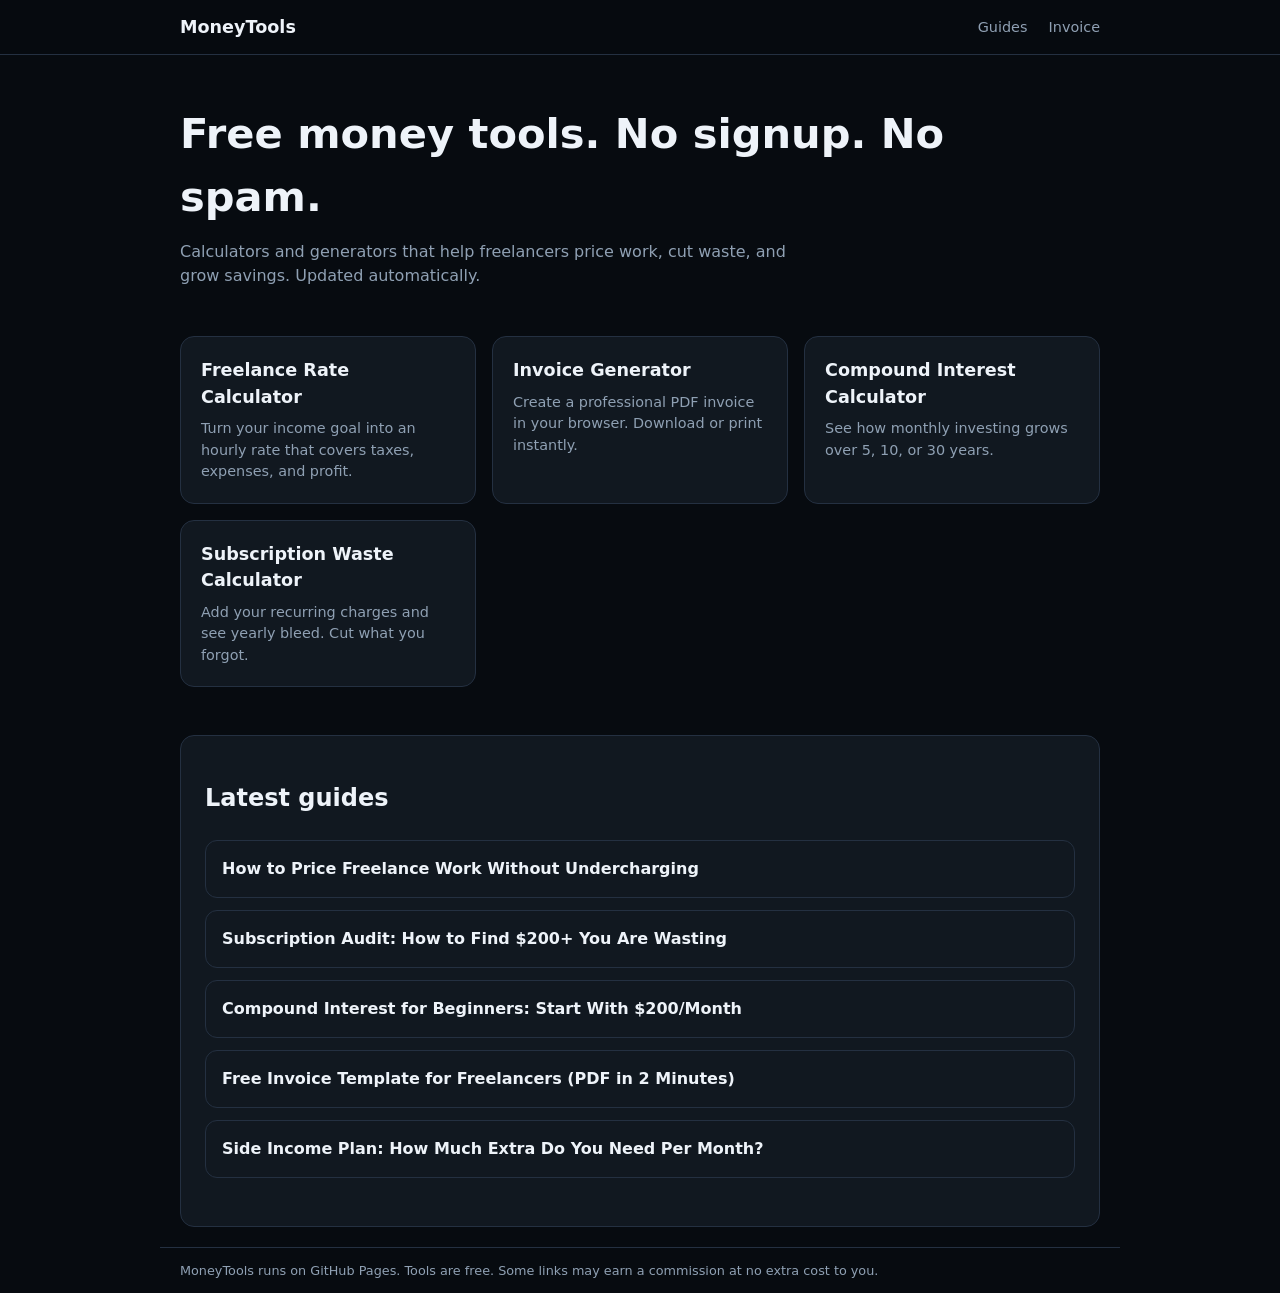
<file: site/index.html>
<!DOCTYPE html>
<html lang="en">
<head>
  <meta charset="UTF-8" />
  <meta name="viewport" content="width=device-width, initial-scale=1.0" />
  <title>MoneyTools — Free Calculators That Help You Earn and Save</title>
  <meta name="description" content="Free freelance rate calculator, invoice generator, compound interest calculator, and subscription audit. No signup required." />
  <link rel="stylesheet" href="css/main.css" />
  <script src="js/config.js"></script>
  <script src="js/affiliate.js"></script>
</head>
<body>
  <header>
    <div class="container">
      <a class="logo" href="index.html">MoneyTools</a>
      <nav>
        <a href="blog/index.html">Guides</a>
        <a href="tools/invoice.html">Invoice</a>
      </nav>
    </div>
  </header>

  <main class="container">
    <section class="hero">
      <h1>Free money tools. No signup. No spam.</h1>
      <p>Calculators and generators that help freelancers price work, cut waste, and grow savings. Updated automatically.</p>
    </section>

    <section class="grid">
      <a class="card" href="tools/freelance-rate.html">
        <h2>Freelance Rate Calculator</h2>
        <p>Turn your income goal into an hourly rate that covers taxes, expenses, and profit.</p>
      </a>
      <a class="card" href="tools/invoice.html">
        <h2>Invoice Generator</h2>
        <p>Create a professional PDF invoice in your browser. Download or print instantly.</p>
      </a>
      <a class="card" href="tools/compound-interest.html">
        <h2>Compound Interest Calculator</h2>
        <p>See how monthly investing grows over 5, 10, or 30 years.</p>
      </a>
      <a class="card" href="tools/subscription-audit.html">
        <h2>Subscription Waste Calculator</h2>
        <p>Add your recurring charges and see yearly bleed. Cut what you forgot.</p>
      </a>
    </section>

    <section class="panel">
      <h2>Latest guides</h2>
      <ul class="blog-list" id="latest-posts">
        <li><a href="blog/how-to-price-freelance-work.html">How to price freelance work without undercharging</a></li>
      </ul>
    </section>
  </main>

  <footer class="container">
    <p>MoneyTools runs on GitHub Pages. Tools are free. Some links may earn a commission at no extra cost to you.</p>
  </footer>
  <script>
    fetch("blog/manifest.json")
      .then(r => r.ok ? r.json() : null)
      .then(data => {
        if (!data?.posts?.length) return;
        const ul = document.getElementById("latest-posts");
        ul.innerHTML = data.posts.slice(0, 5).map(p =>
          `<li><a href="blog/${p.slug}.html">${p.title}</a></li>`
        ).join("");
      })
      .catch(() => {});
  </script>
</body>
</html>
</file>
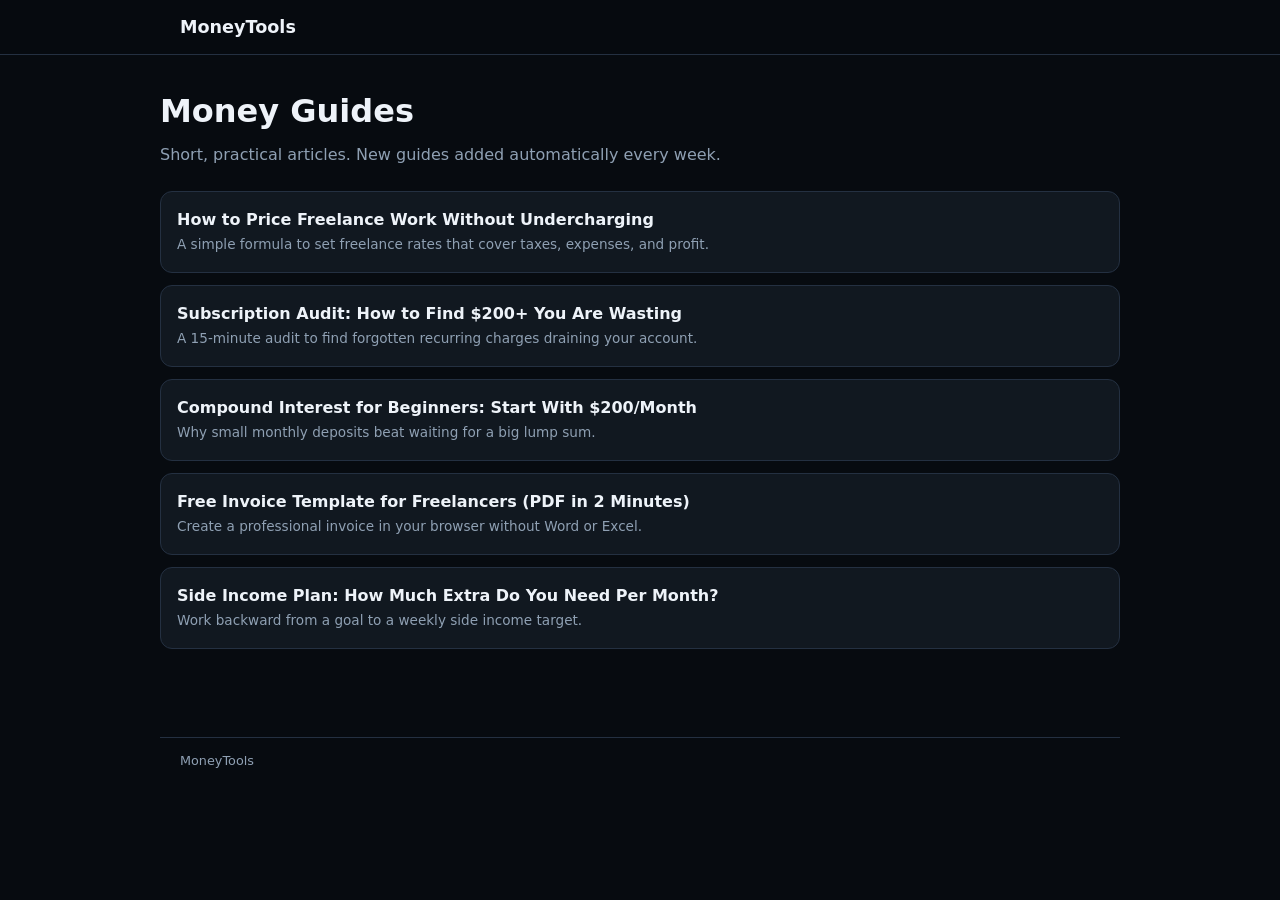
<file: site/blog/index.html>
<!DOCTYPE html>
<html lang="en">
<head>
  <meta charset="UTF-8" />
  <meta name="viewport" content="width=device-width, initial-scale=1.0" />
  <title>Money Guides — MoneyTools</title>
  <meta name="description" content="Free guides on freelance pricing, subscriptions, investing, and invoicing." />
  <link rel="stylesheet" href="../css/main.css" />
</head>
<body>
  <header>
    <div class="container">
      <a class="logo" href="../index.html">MoneyTools</a>
    </div>
  </header>
  <main class="container tool-wrap">
    <h1>Money Guides</h1>
    <p class="lede">Short, practical articles. New guides added automatically every week.</p>
    <ul class="blog-list"><li><a href="how-to-price-freelance-work.html">How to Price Freelance Work Without Undercharging</a><br><span style="color:var(--muted);font-size:0.85rem">A simple formula to set freelance rates that cover taxes, expenses, and profit.</span></li>
<li><a href="subscription-audit-save-money.html">Subscription Audit: How to Find $200+ You Are Wasting</a><br><span style="color:var(--muted);font-size:0.85rem">A 15-minute audit to find forgotten recurring charges draining your account.</span></li>
<li><a href="compound-interest-beginners.html">Compound Interest for Beginners: Start With $200/Month</a><br><span style="color:var(--muted);font-size:0.85rem">Why small monthly deposits beat waiting for a big lump sum.</span></li>
<li><a href="free-invoice-template-freelancers.html">Free Invoice Template for Freelancers (PDF in 2 Minutes)</a><br><span style="color:var(--muted);font-size:0.85rem">Create a professional invoice in your browser without Word or Excel.</span></li>
<li><a href="side-income-calculator-plan.html">Side Income Plan: How Much Extra Do You Need Per Month?</a><br><span style="color:var(--muted);font-size:0.85rem">Work backward from a goal to a weekly side income target.</span></li></ul>
  </main>
  <footer class="container"><p>MoneyTools</p></footer>
</body>
</html>
</file>
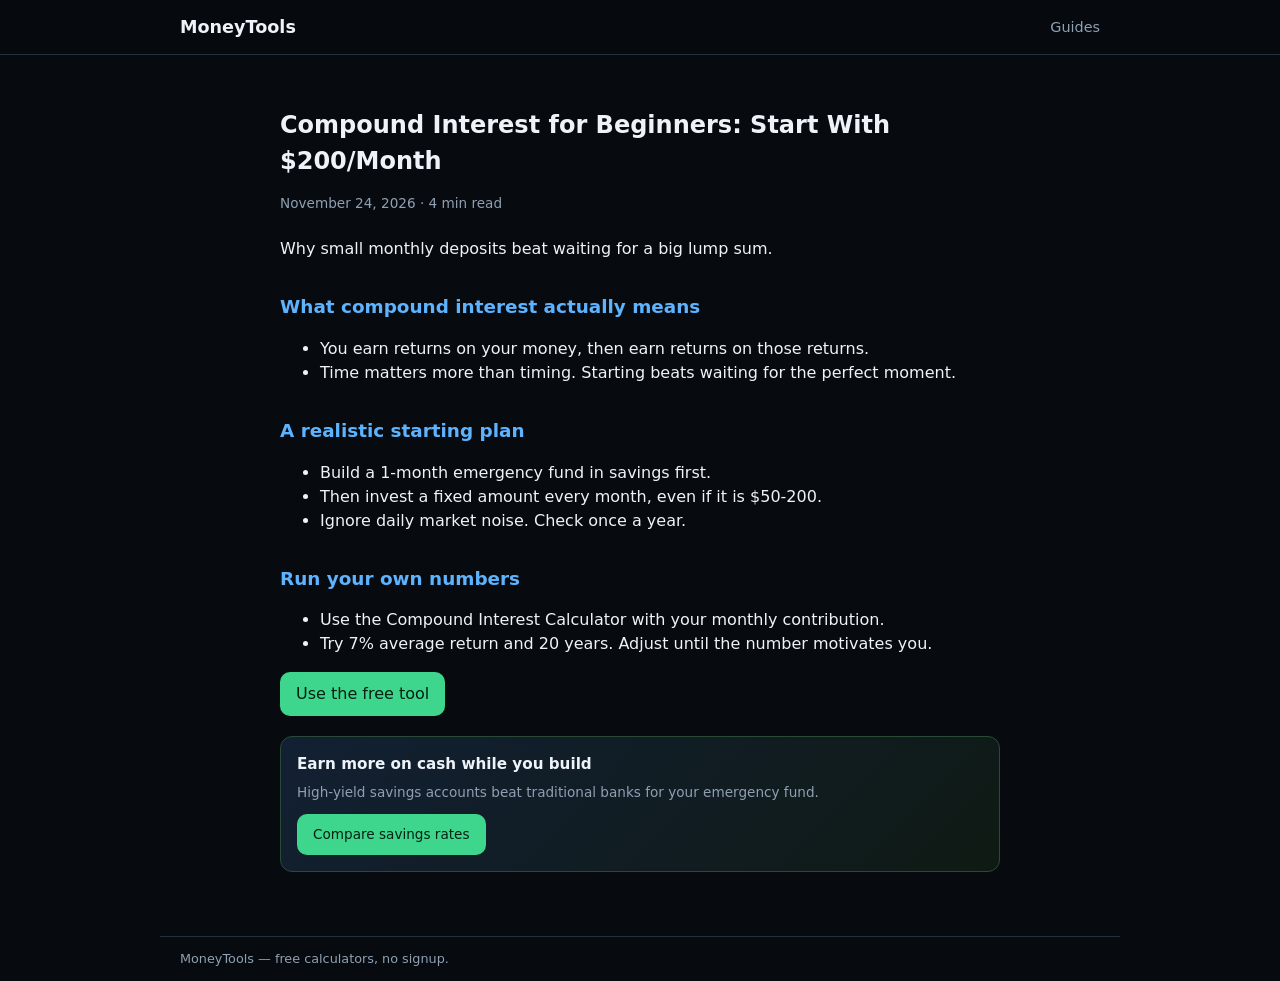
<file: site/blog/compound-interest-beginners.html>
<!DOCTYPE html>
<html lang="en">
<head>
  <meta charset="UTF-8" />
  <meta name="viewport" content="width=device-width, initial-scale=1.0" />
  <title>Compound Interest for Beginners: Start With $200/Month — MoneyTools</title>
  <meta name="description" content="Why small monthly deposits beat waiting for a big lump sum." />
  <link rel="stylesheet" href="../css/main.css" />
  <script src="../js/config.js"></script>
  <script src="../js/affiliate.js"></script>
</head>
<body>
  <header>
    <div class="container">
      <a class="logo" href="../index.html">MoneyTools</a>
      <nav><a href="index.html">Guides</a></nav>
    </div>
  </header>
  <article class="container article">
    <h1>Compound Interest for Beginners: Start With $200/Month</h1>
    <p class="meta">November 24, 2026 &middot; 4 min read</p>
    <p>Why small monthly deposits beat waiting for a big lump sum.</p>
    <h2>What compound interest actually means</h2><ul><li>You earn returns on your money, then earn returns on those returns.</li><li>Time matters more than timing. Starting beats waiting for the perfect moment.</li></ul>
<h2>A realistic starting plan</h2><ul><li>Build a 1-month emergency fund in savings first.</li><li>Then invest a fixed amount every month, even if it is $50-200.</li><li>Ignore daily market noise. Check once a year.</li></ul>
<h2>Run your own numbers</h2><ul><li>Use the Compound Interest Calculator with your monthly contribution.</li><li>Try 7% average return and 20 years. Adjust until the number motivates you.</li></ul>

    <p><a class="btn" href="../tools/compound-interest.html">Use the free tool</a></p>
    <div class="affiliate-box" id="aff-box"></div>
  </article>
  <footer class="container"><p>MoneyTools — free calculators, no signup.</p></footer>
  <script>
    renderAffiliateBox("aff-box", "savings",
      "Earn more on cash while you build", "High-yield savings accounts beat traditional banks for your emergency fund.", "Compare savings rates");
  </script>
</body>
</html>
</file>
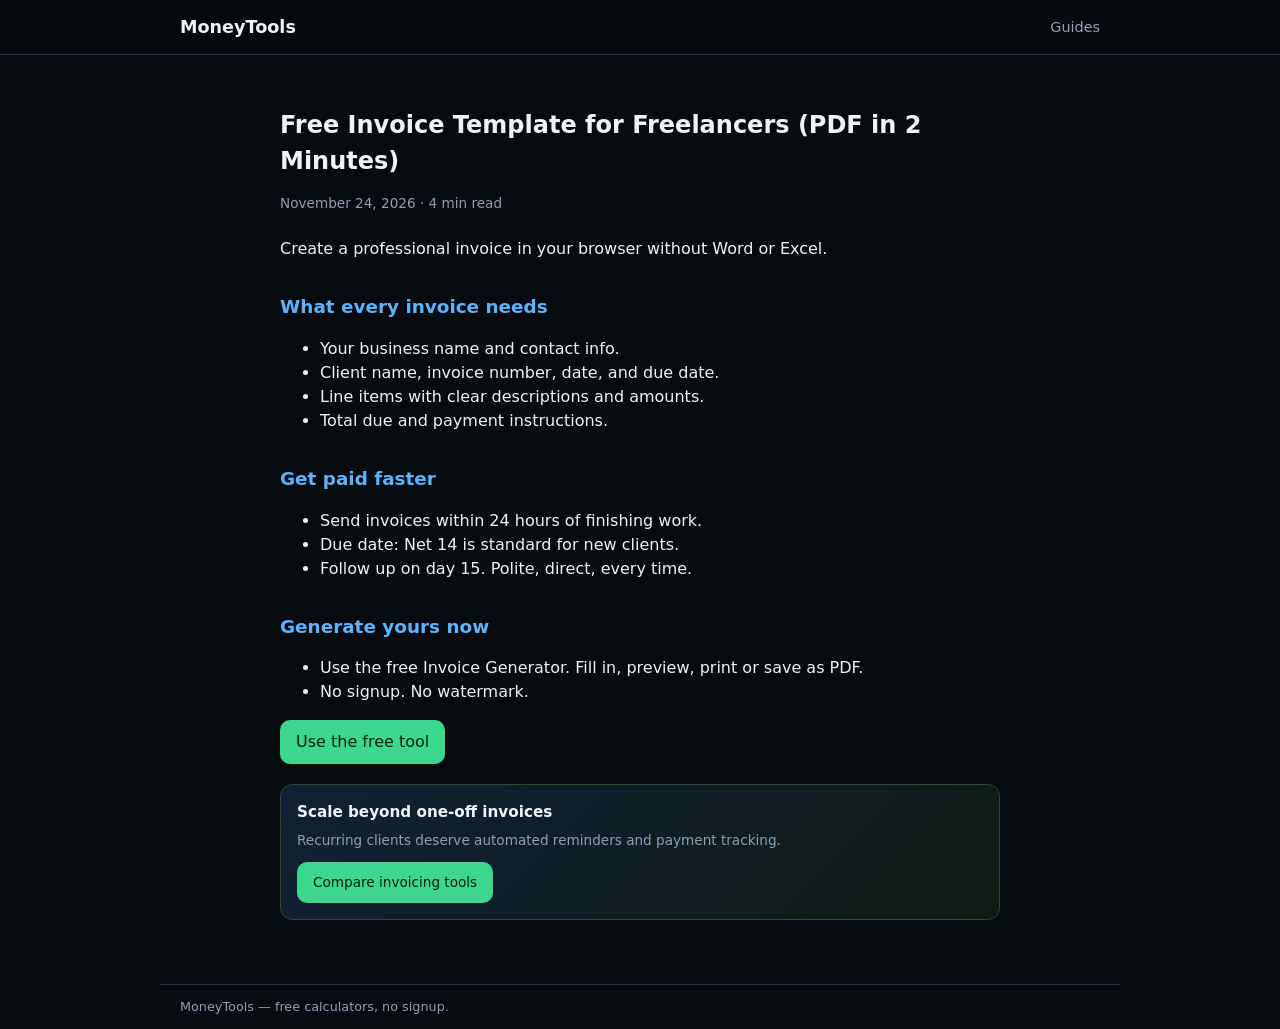
<file: site/blog/free-invoice-template-freelancers.html>
<!DOCTYPE html>
<html lang="en">
<head>
  <meta charset="UTF-8" />
  <meta name="viewport" content="width=device-width, initial-scale=1.0" />
  <title>Free Invoice Template for Freelancers (PDF in 2 Minutes) — MoneyTools</title>
  <meta name="description" content="Create a professional invoice in your browser without Word or Excel." />
  <link rel="stylesheet" href="../css/main.css" />
  <script src="../js/config.js"></script>
  <script src="../js/affiliate.js"></script>
</head>
<body>
  <header>
    <div class="container">
      <a class="logo" href="../index.html">MoneyTools</a>
      <nav><a href="index.html">Guides</a></nav>
    </div>
  </header>
  <article class="container article">
    <h1>Free Invoice Template for Freelancers (PDF in 2 Minutes)</h1>
    <p class="meta">November 24, 2026 &middot; 4 min read</p>
    <p>Create a professional invoice in your browser without Word or Excel.</p>
    <h2>What every invoice needs</h2><ul><li>Your business name and contact info.</li><li>Client name, invoice number, date, and due date.</li><li>Line items with clear descriptions and amounts.</li><li>Total due and payment instructions.</li></ul>
<h2>Get paid faster</h2><ul><li>Send invoices within 24 hours of finishing work.</li><li>Due date: Net 14 is standard for new clients.</li><li>Follow up on day 15. Polite, direct, every time.</li></ul>
<h2>Generate yours now</h2><ul><li>Use the free Invoice Generator. Fill in, preview, print or save as PDF.</li><li>No signup. No watermark.</li></ul>

    <p><a class="btn" href="../tools/invoice.html">Use the free tool</a></p>
    <div class="affiliate-box" id="aff-box"></div>
  </article>
  <footer class="container"><p>MoneyTools — free calculators, no signup.</p></footer>
  <script>
    renderAffiliateBox("aff-box", "invoicing",
      "Scale beyond one-off invoices", "Recurring clients deserve automated reminders and payment tracking.", "Compare invoicing tools");
  </script>
</body>
</html>
</file>
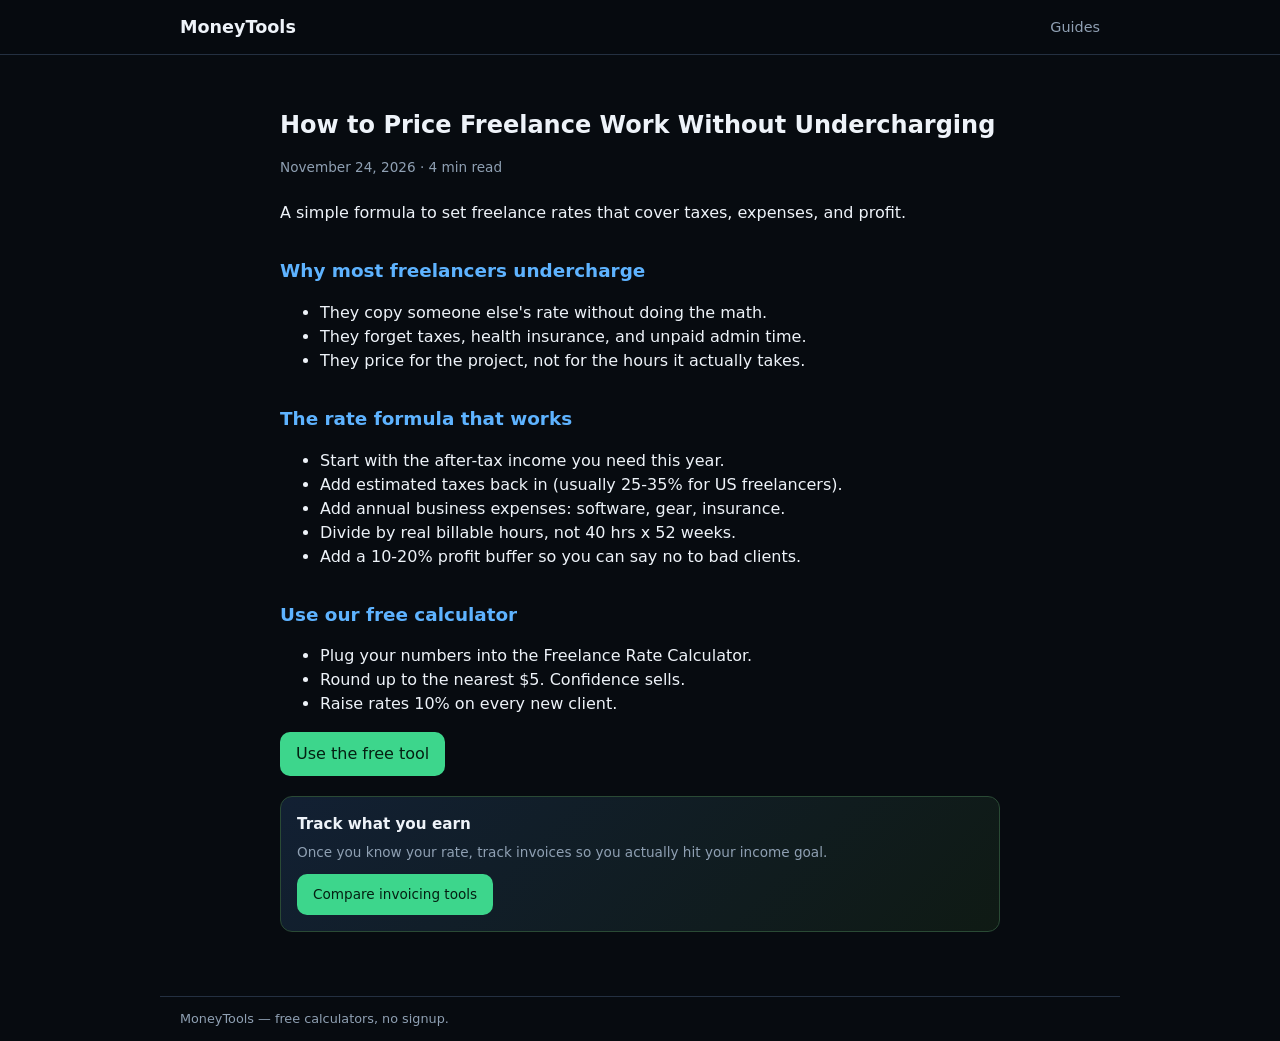
<file: site/blog/how-to-price-freelance-work.html>
<!DOCTYPE html>
<html lang="en">
<head>
  <meta charset="UTF-8" />
  <meta name="viewport" content="width=device-width, initial-scale=1.0" />
  <title>How to Price Freelance Work Without Undercharging — MoneyTools</title>
  <meta name="description" content="A simple formula to set freelance rates that cover taxes, expenses, and profit." />
  <link rel="stylesheet" href="../css/main.css" />
  <script src="../js/config.js"></script>
  <script src="../js/affiliate.js"></script>
</head>
<body>
  <header>
    <div class="container">
      <a class="logo" href="../index.html">MoneyTools</a>
      <nav><a href="index.html">Guides</a></nav>
    </div>
  </header>
  <article class="container article">
    <h1>How to Price Freelance Work Without Undercharging</h1>
    <p class="meta">November 24, 2026 &middot; 4 min read</p>
    <p>A simple formula to set freelance rates that cover taxes, expenses, and profit.</p>
    <h2>Why most freelancers undercharge</h2><ul><li>They copy someone else's rate without doing the math.</li><li>They forget taxes, health insurance, and unpaid admin time.</li><li>They price for the project, not for the hours it actually takes.</li></ul>
<h2>The rate formula that works</h2><ul><li>Start with the after-tax income you need this year.</li><li>Add estimated taxes back in (usually 25-35% for US freelancers).</li><li>Add annual business expenses: software, gear, insurance.</li><li>Divide by real billable hours, not 40 hrs x 52 weeks.</li><li>Add a 10-20% profit buffer so you can say no to bad clients.</li></ul>
<h2>Use our free calculator</h2><ul><li>Plug your numbers into the Freelance Rate Calculator.</li><li>Round up to the nearest $5. Confidence sells.</li><li>Raise rates 10% on every new client.</li></ul>

    <p><a class="btn" href="../tools/freelance-rate.html">Use the free tool</a></p>
    <div class="affiliate-box" id="aff-box"></div>
  </article>
  <footer class="container"><p>MoneyTools — free calculators, no signup.</p></footer>
  <script>
    renderAffiliateBox("aff-box", "invoicing",
      "Track what you earn", "Once you know your rate, track invoices so you actually hit your income goal.", "Compare invoicing tools");
  </script>
</body>
</html>
</file>
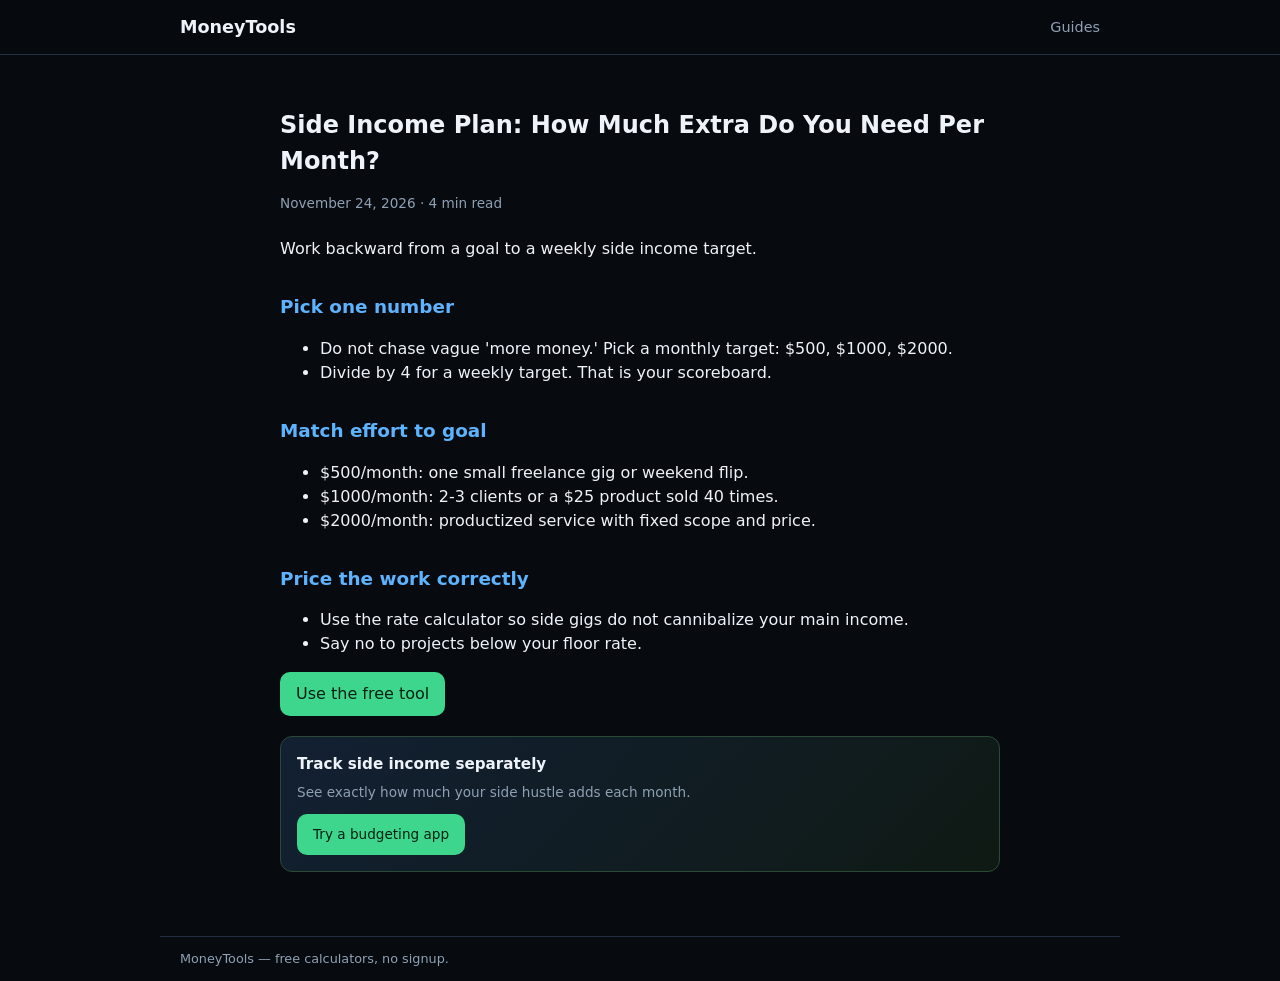
<file: site/blog/side-income-calculator-plan.html>
<!DOCTYPE html>
<html lang="en">
<head>
  <meta charset="UTF-8" />
  <meta name="viewport" content="width=device-width, initial-scale=1.0" />
  <title>Side Income Plan: How Much Extra Do You Need Per Month? — MoneyTools</title>
  <meta name="description" content="Work backward from a goal to a weekly side income target." />
  <link rel="stylesheet" href="../css/main.css" />
  <script src="../js/config.js"></script>
  <script src="../js/affiliate.js"></script>
</head>
<body>
  <header>
    <div class="container">
      <a class="logo" href="../index.html">MoneyTools</a>
      <nav><a href="index.html">Guides</a></nav>
    </div>
  </header>
  <article class="container article">
    <h1>Side Income Plan: How Much Extra Do You Need Per Month?</h1>
    <p class="meta">November 24, 2026 &middot; 4 min read</p>
    <p>Work backward from a goal to a weekly side income target.</p>
    <h2>Pick one number</h2><ul><li>Do not chase vague 'more money.' Pick a monthly target: $500, $1000, $2000.</li><li>Divide by 4 for a weekly target. That is your scoreboard.</li></ul>
<h2>Match effort to goal</h2><ul><li>$500/month: one small freelance gig or weekend flip.</li><li>$1000/month: 2-3 clients or a $25 product sold 40 times.</li><li>$2000/month: productized service with fixed scope and price.</li></ul>
<h2>Price the work correctly</h2><ul><li>Use the rate calculator so side gigs do not cannibalize your main income.</li><li>Say no to projects below your floor rate.</li></ul>

    <p><a class="btn" href="../tools/freelance-rate.html">Use the free tool</a></p>
    <div class="affiliate-box" id="aff-box"></div>
  </article>
  <footer class="container"><p>MoneyTools — free calculators, no signup.</p></footer>
  <script>
    renderAffiliateBox("aff-box", "budgeting",
      "Track side income separately", "See exactly how much your side hustle adds each month.", "Try a budgeting app");
  </script>
</body>
</html>
</file>
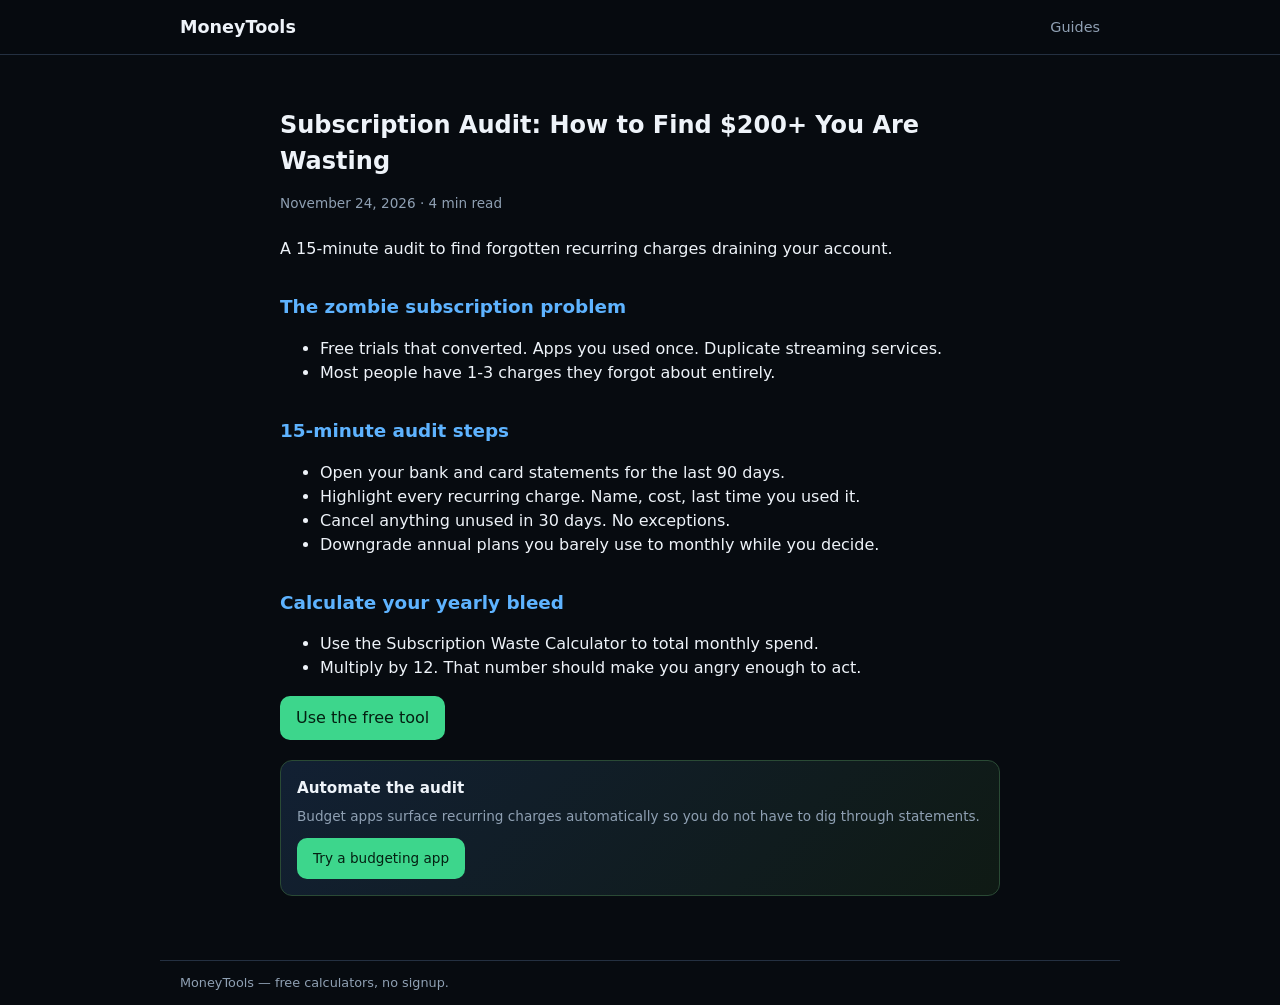
<file: site/blog/subscription-audit-save-money.html>
<!DOCTYPE html>
<html lang="en">
<head>
  <meta charset="UTF-8" />
  <meta name="viewport" content="width=device-width, initial-scale=1.0" />
  <title>Subscription Audit: How to Find $200+ You Are Wasting — MoneyTools</title>
  <meta name="description" content="A 15-minute audit to find forgotten recurring charges draining your account." />
  <link rel="stylesheet" href="../css/main.css" />
  <script src="../js/config.js"></script>
  <script src="../js/affiliate.js"></script>
</head>
<body>
  <header>
    <div class="container">
      <a class="logo" href="../index.html">MoneyTools</a>
      <nav><a href="index.html">Guides</a></nav>
    </div>
  </header>
  <article class="container article">
    <h1>Subscription Audit: How to Find $200+ You Are Wasting</h1>
    <p class="meta">November 24, 2026 &middot; 4 min read</p>
    <p>A 15-minute audit to find forgotten recurring charges draining your account.</p>
    <h2>The zombie subscription problem</h2><ul><li>Free trials that converted. Apps you used once. Duplicate streaming services.</li><li>Most people have 1-3 charges they forgot about entirely.</li></ul>
<h2>15-minute audit steps</h2><ul><li>Open your bank and card statements for the last 90 days.</li><li>Highlight every recurring charge. Name, cost, last time you used it.</li><li>Cancel anything unused in 30 days. No exceptions.</li><li>Downgrade annual plans you barely use to monthly while you decide.</li></ul>
<h2>Calculate your yearly bleed</h2><ul><li>Use the Subscription Waste Calculator to total monthly spend.</li><li>Multiply by 12. That number should make you angry enough to act.</li></ul>

    <p><a class="btn" href="../tools/subscription-audit.html">Use the free tool</a></p>
    <div class="affiliate-box" id="aff-box"></div>
  </article>
  <footer class="container"><p>MoneyTools — free calculators, no signup.</p></footer>
  <script>
    renderAffiliateBox("aff-box", "budgeting",
      "Automate the audit", "Budget apps surface recurring charges automatically so you do not have to dig through statements.", "Try a budgeting app");
  </script>
</body>
</html>
</file>
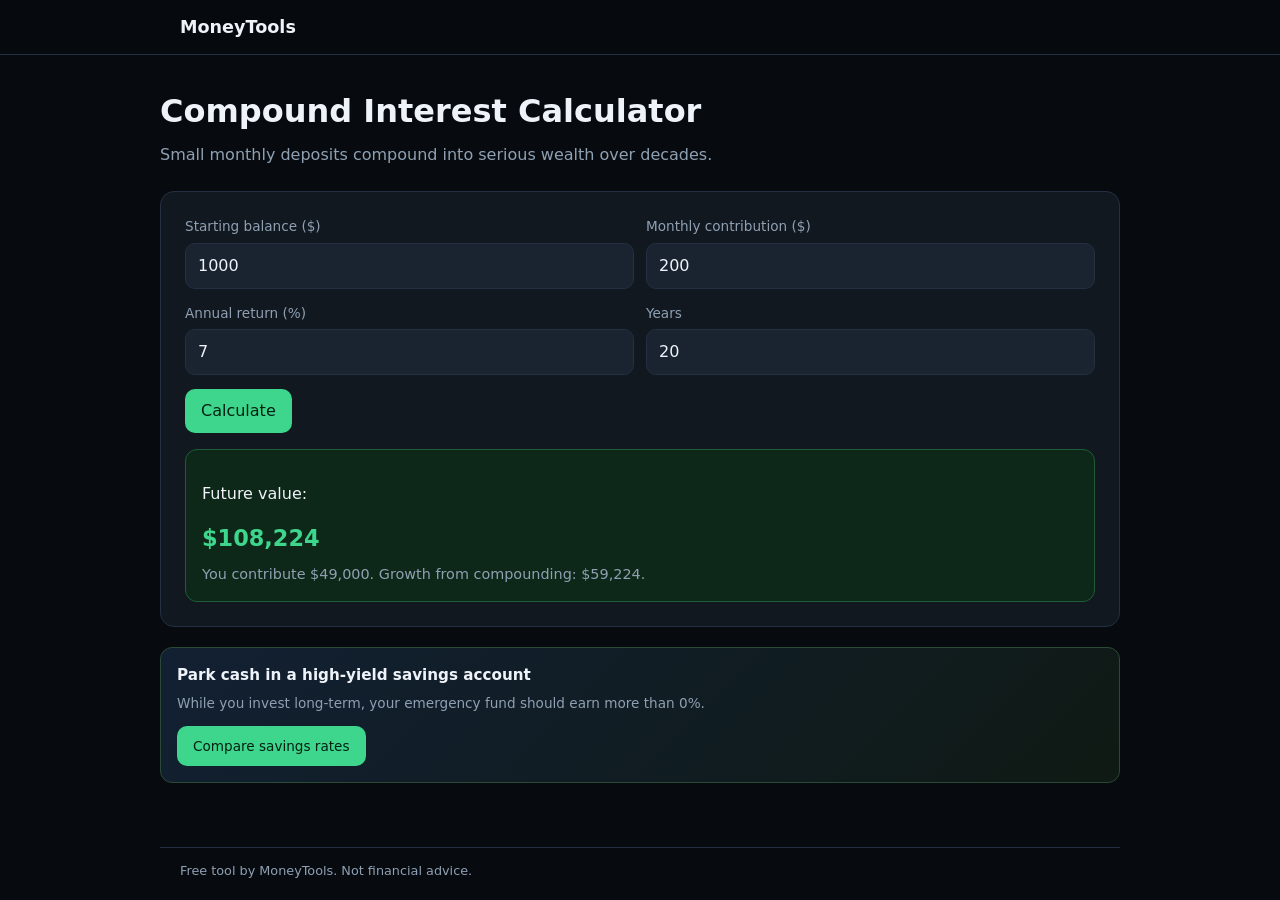
<file: site/tools/compound-interest.html>
<!DOCTYPE html>
<html lang="en">
<head>
  <meta charset="UTF-8" />
  <meta name="viewport" content="width=device-width, initial-scale=1.0" />
  <title>Compound Interest Calculator — MoneyTools</title>
  <meta name="description" content="See how monthly investing grows with compound interest over time." />
  <link rel="stylesheet" href="../css/main.css" />
  <script src="../js/config.js"></script>
  <script src="../js/affiliate.js"></script>
</head>
<body>
  <header>
    <div class="container">
      <a class="logo" href="../index.html">MoneyTools</a>
    </div>
  </header>
  <main class="container tool-wrap">
    <h1>Compound Interest Calculator</h1>
    <p class="lede">Small monthly deposits compound into serious wealth over decades.</p>

    <div class="panel">
      <div class="row">
        <div><label>Starting balance ($)</label><input type="number" id="start" value="1000" /></div>
        <div><label>Monthly contribution ($)</label><input type="number" id="monthly" value="200" /></div>
      </div>
      <div class="row">
        <div><label>Annual return (%)</label><input type="number" id="rate" value="7" step="0.1" /></div>
        <div><label>Years</label><input type="number" id="years" value="20" min="1" max="50" /></div>
      </div>
      <button type="button" id="calc">Calculate</button>
      <div class="result" id="result" hidden>
        <p>Future value:</p>
        <strong id="fv-out">$0</strong>
        <p id="detail" style="color:var(--muted);font-size:0.9rem;margin:8px 0 0"></p>
      </div>
    </div>
    <div class="affiliate-box" id="aff-savings"></div>
  </main>
  <footer class="container"><p>Free tool by MoneyTools. Not financial advice.</p></footer>
  <script>
    function calc() {
      const P = +document.getElementById("start").value;
      const PMT = +document.getElementById("monthly").value;
      const r = +document.getElementById("rate").value / 100 / 12;
      const n = +document.getElementById("years").value * 12;
      let fv = P * Math.pow(1 + r, n);
      if (r > 0) {
        fv += PMT * ((Math.pow(1 + r, n) - 1) / r);
      } else {
        fv += PMT * n;
      }
      const contributed = P + PMT * n;
      document.getElementById("fv-out").textContent = "$" + fv.toLocaleString(undefined, {maximumFractionDigits: 0});
      document.getElementById("detail").textContent =
        `You contribute $${contributed.toLocaleString()}. Growth from compounding: $${(fv - contributed).toLocaleString(undefined, {maximumFractionDigits: 0})}.`;
      document.getElementById("result").hidden = false;
    }
    document.getElementById("calc").addEventListener("click", calc);
    calc();
    renderAffiliateBox("aff-savings", "savings",
      "Park cash in a high-yield savings account",
      "While you invest long-term, your emergency fund should earn more than 0%.",
      "Compare savings rates");
  </script>
</body>
</html>
</file>
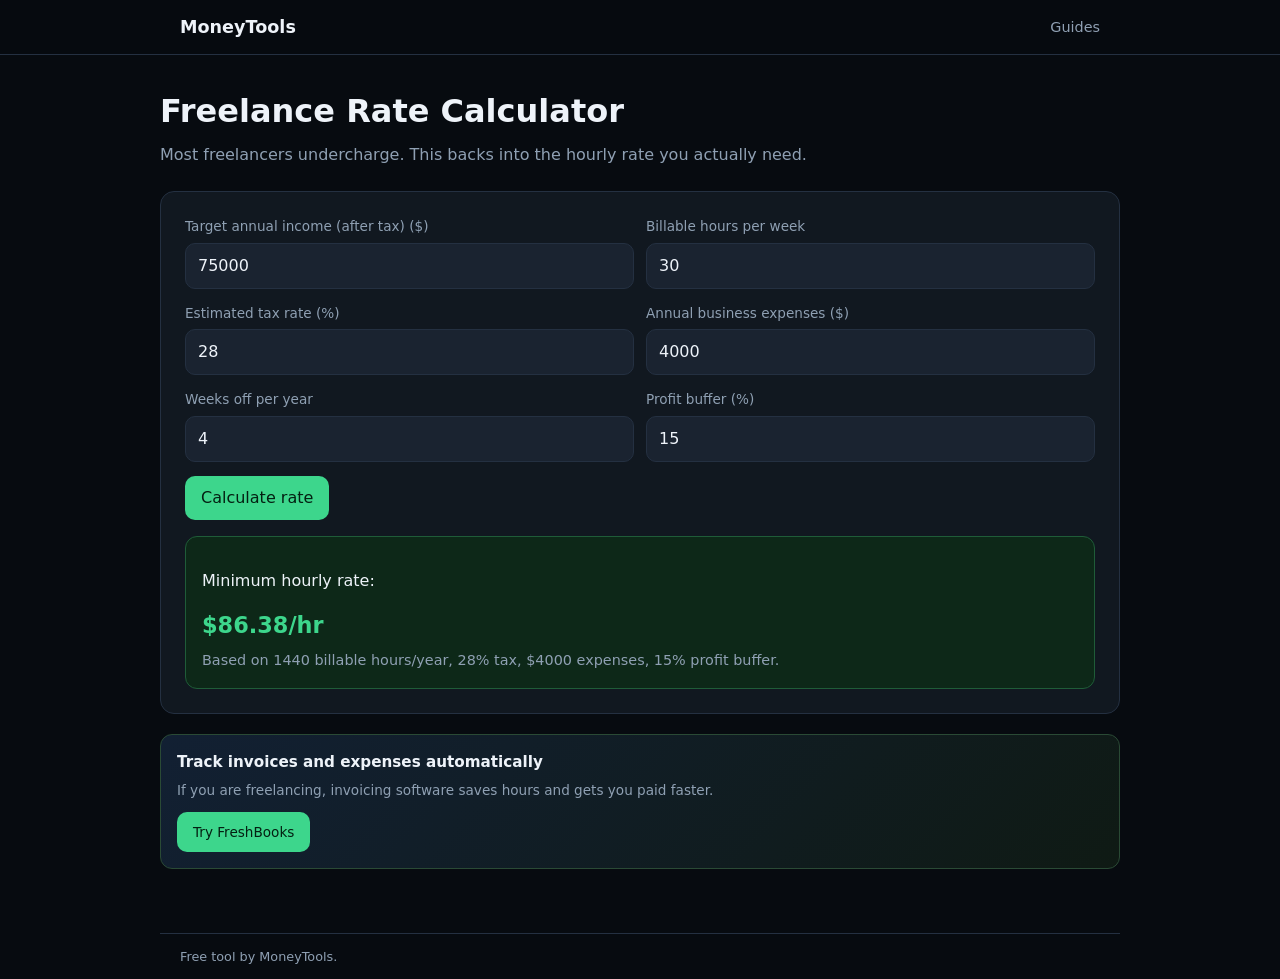
<file: site/tools/freelance-rate.html>
<!DOCTYPE html>
<html lang="en">
<head>
  <meta charset="UTF-8" />
  <meta name="viewport" content="width=device-width, initial-scale=1.0" />
  <title>Freelance Rate Calculator — MoneyTools</title>
  <meta name="description" content="Calculate your freelance hourly rate based on income goals, taxes, expenses, and billable hours." />
  <link rel="stylesheet" href="../css/main.css" />
  <script src="../js/config.js"></script>
  <script src="../js/affiliate.js"></script>
</head>
<body>
  <header>
    <div class="container">
      <a class="logo" href="../index.html">MoneyTools</a>
      <nav><a href="../blog/index.html">Guides</a></nav>
    </div>
  </header>
  <main class="container tool-wrap">
    <h1>Freelance Rate Calculator</h1>
    <p class="lede">Most freelancers undercharge. This backs into the hourly rate you actually need.</p>

    <div class="panel">
      <div class="row">
        <div>
          <label>Target annual income (after tax) ($)</label>
          <input type="number" id="income" value="75000" min="0" />
        </div>
        <div>
          <label>Billable hours per week</label>
          <input type="number" id="hours" value="30" min="1" max="80" />
        </div>
      </div>
      <div class="row">
        <div>
          <label>Estimated tax rate (%)</label>
          <input type="number" id="tax" value="28" min="0" max="60" />
        </div>
        <div>
          <label>Annual business expenses ($)</label>
          <input type="number" id="expenses" value="4000" min="0" />
        </div>
      </div>
      <div class="row">
        <div>
          <label>Weeks off per year</label>
          <input type="number" id="weeks-off" value="4" min="0" max="20" />
        </div>
        <div>
          <label>Profit buffer (%)</label>
          <input type="number" id="profit" value="15" min="0" max="50" />
        </div>
      </div>
      <button type="button" id="calc">Calculate rate</button>
      <div class="result" id="result" hidden>
        <p>Minimum hourly rate:</p>
        <strong id="rate-out">$0</strong>
        <p id="detail" style="color:var(--muted);font-size:0.9rem;margin:8px 0 0"></p>
      </div>
    </div>

    <div class="affiliate-box" id="aff-invoicing"></div>
  </main>
  <footer class="container"><p>Free tool by MoneyTools.</p></footer>
  <script>
    function calc() {
      const income = +document.getElementById("income").value;
      const hours = +document.getElementById("hours").value;
      const tax = +document.getElementById("tax").value / 100;
      const expenses = +document.getElementById("expenses").value;
      const weeksOff = +document.getElementById("weeks-off").value;
      const profit = +document.getElementById("profit").value / 100;

      const weeks = 52 - weeksOff;
      const billableHours = hours * weeks;
      const preTax = income / (1 - tax);
      const withExpenses = preTax + expenses;
      const withProfit = withExpenses * (1 + profit);
      const rate = billableHours > 0 ? withProfit / billableHours : 0;

      document.getElementById("rate-out").textContent = "$" + rate.toFixed(2) + "/hr";
      document.getElementById("detail").textContent =
        `Based on ${billableHours} billable hours/year, ${(tax*100).toFixed(0)}% tax, $${expenses} expenses, ${(profit*100).toFixed(0)}% profit buffer.`;
      document.getElementById("result").hidden = false;
    }
    document.getElementById("calc").addEventListener("click", calc);
    calc();
    renderAffiliateBox("aff-invoicing", "invoicing",
      "Track invoices and expenses automatically",
      "If you are freelancing, invoicing software saves hours and gets you paid faster.",
      "Try FreshBooks");
  </script>
</body>
</html>
</file>
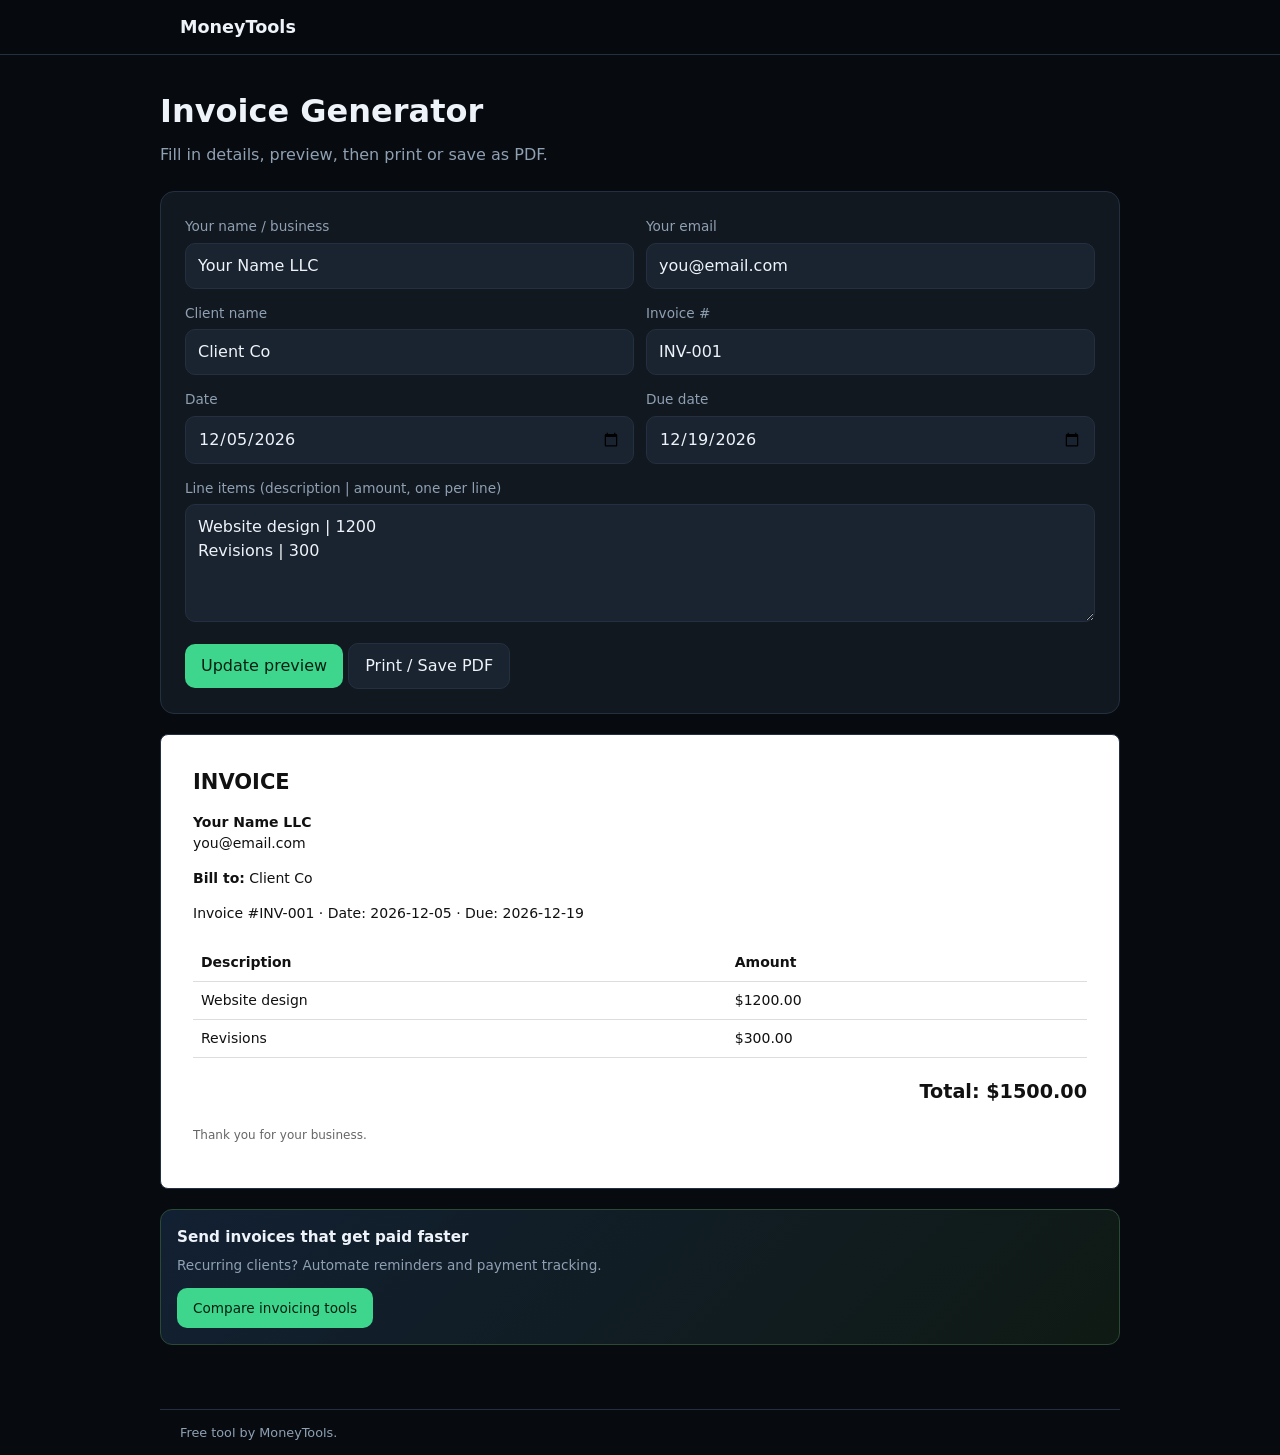
<file: site/tools/invoice.html>
<!DOCTYPE html>
<html lang="en">
<head>
  <meta charset="UTF-8" />
  <meta name="viewport" content="width=device-width, initial-scale=1.0" />
  <title>Free Invoice Generator — MoneyTools</title>
  <meta name="description" content="Create and download a professional invoice PDF in your browser. Free, no signup." />
  <link rel="stylesheet" href="../css/main.css" />
  <script src="../js/config.js"></script>
  <script src="../js/affiliate.js"></script>
  <style>
    @media print {
      header, footer, .no-print, .affiliate-box { display: none !important; }
      body { background: #fff; color: #000; }
      #invoice-preview { border: none; box-shadow: none; }
    }
    #invoice-preview {
      background: #fff;
      color: #111;
      border-radius: 8px;
      padding: 32px;
      font-size: 14px;
    }
    #invoice-preview h2 { margin: 0 0 4px; }
    .inv-table { width: 100%; border-collapse: collapse; margin: 20px 0; }
    .inv-table th, .inv-table td { border-bottom: 1px solid #ddd; padding: 8px; text-align: left; }
    .inv-total { text-align: right; font-size: 1.2rem; font-weight: 700; }
  </style>
</head>
<body>
  <header>
    <div class="container">
      <a class="logo" href="../index.html">MoneyTools</a>
    </div>
  </header>
  <main class="container tool-wrap">
    <h1>Invoice Generator</h1>
    <p class="lede">Fill in details, preview, then print or save as PDF.</p>

    <div class="panel no-print">
      <div class="row">
        <div><label>Your name / business</label><input id="from-name" value="Your Name LLC" /></div>
        <div><label>Your email</label><input id="from-email" value="you@email.com" /></div>
      </div>
      <div class="row">
        <div><label>Client name</label><input id="to-name" value="Client Co" /></div>
        <div><label>Invoice #</label><input id="inv-num" value="INV-001" /></div>
      </div>
      <div class="row">
        <div><label>Date</label><input type="date" id="inv-date" /></div>
        <div><label>Due date</label><input type="date" id="due-date" /></div>
      </div>
      <label>Line items (description | amount, one per line)</label>
      <textarea id="items" rows="4">Website design | 1200
Revisions | 300</textarea>
      <button type="button" id="preview-btn">Update preview</button>
      <button type="button" class="secondary" id="print-btn">Print / Save PDF</button>
    </div>

    <div class="panel" id="invoice-preview"></div>
    <div class="affiliate-box no-print" id="aff-invoicing"></div>
  </main>
  <footer class="container no-print"><p>Free tool by MoneyTools.</p></footer>
  <script>
    const today = new Date().toISOString().slice(0, 10);
    document.getElementById("inv-date").value = today;
    const due = new Date(); due.setDate(due.getDate() + 14);
    document.getElementById("due-date").value = due.toISOString().slice(0, 10);

    function parseItems(text) {
      return text.trim().split("\n").filter(Boolean).map(line => {
        const [desc, amt] = line.split("|").map(s => s.trim());
        return { desc: desc || "Item", amt: parseFloat(amt) || 0 };
      });
    }

    function render() {
      const items = parseItems(document.getElementById("items").value);
      const total = items.reduce((s, i) => s + i.amt, 0);
      const rows = items.map(i =>
        `<tr><td>${i.desc}</td><td>$${i.amt.toFixed(2)}</td></tr>`
      ).join("");
      document.getElementById("invoice-preview").innerHTML = `
        <h2>INVOICE</h2>
        <p><strong>${document.getElementById("from-name").value}</strong><br>${document.getElementById("from-email").value}</p>
        <p><strong>Bill to:</strong> ${document.getElementById("to-name").value}</p>
        <p>Invoice #${document.getElementById("inv-num").value} &middot; Date: ${document.getElementById("inv-date").value} &middot; Due: ${document.getElementById("due-date").value}</p>
        <table class="inv-table"><thead><tr><th>Description</th><th>Amount</th></tr></thead><tbody>${rows}</tbody></table>
        <p class="inv-total">Total: $${total.toFixed(2)}</p>
        <p style="color:#666;font-size:12px">Thank you for your business.</p>
      `;
    }
    document.getElementById("preview-btn").addEventListener("click", render);
    document.getElementById("print-btn").addEventListener("click", () => { render(); window.print(); });
    render();
    renderAffiliateBox("aff-invoicing", "invoicing",
      "Send invoices that get paid faster",
      "Recurring clients? Automate reminders and payment tracking.",
      "Compare invoicing tools");
  </script>
</body>
</html>
</file>
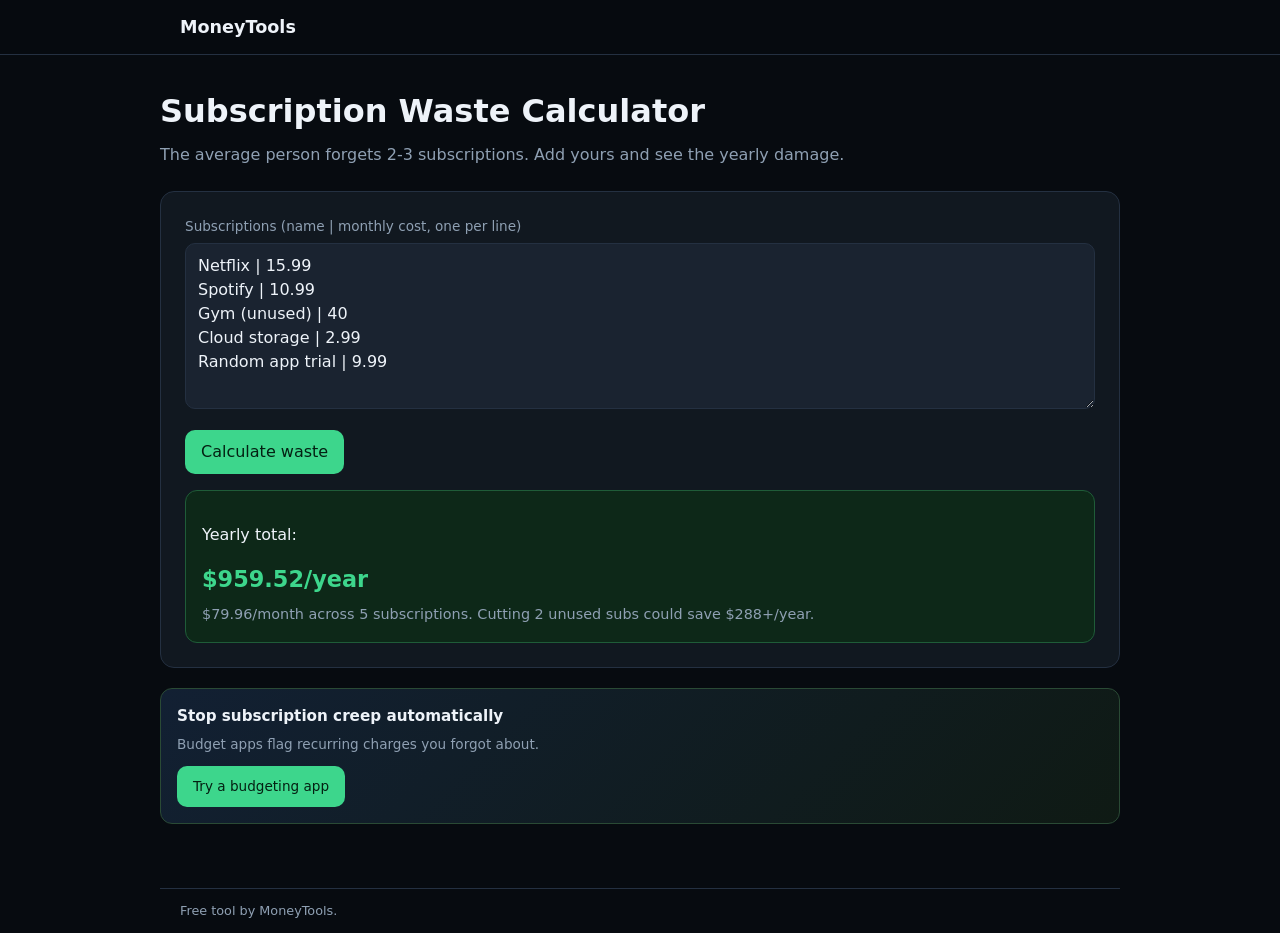
<file: site/tools/subscription-audit.html>
<!DOCTYPE html>
<html lang="en">
<head>
  <meta charset="UTF-8" />
  <meta name="viewport" content="width=device-width, initial-scale=1.0" />
  <title>Subscription Waste Calculator — MoneyTools</title>
  <meta name="description" content="Add your subscriptions and see how much you waste per year on recurring charges." />
  <link rel="stylesheet" href="../css/main.css" />
  <script src="../js/config.js"></script>
  <script src="../js/affiliate.js"></script>
</head>
<body>
  <header>
    <div class="container">
      <a class="logo" href="../index.html">MoneyTools</a>
    </div>
  </header>
  <main class="container tool-wrap">
    <h1>Subscription Waste Calculator</h1>
    <p class="lede">The average person forgets 2-3 subscriptions. Add yours and see the yearly damage.</p>

    <div class="panel">
      <label>Subscriptions (name | monthly cost, one per line)</label>
      <textarea id="subs" rows="6">Netflix | 15.99
Spotify | 10.99
Gym (unused) | 40
Cloud storage | 2.99
Random app trial | 9.99</textarea>
      <button type="button" id="calc">Calculate waste</button>
      <div class="result" id="result" hidden>
        <p>Yearly total:</p>
        <strong id="yearly-out">$0</strong>
        <p id="detail" style="color:var(--muted);font-size:0.9rem;margin:8px 0 0"></p>
      </div>
    </div>
    <div class="affiliate-box" id="aff-budget"></div>
  </main>
  <footer class="container"><p>Free tool by MoneyTools.</p></footer>
  <script>
    function calc() {
      const lines = document.getElementById("subs").value.trim().split("\n").filter(Boolean);
      let monthly = 0;
      const items = lines.map(line => {
        const [name, cost] = line.split("|").map(s => s.trim());
        const m = parseFloat(cost) || 0;
        monthly += m;
        return { name: name || "Sub", m };
      });
      const yearly = monthly * 12;
      document.getElementById("yearly-out").textContent = "$" + yearly.toFixed(2) + "/year";
      document.getElementById("detail").textContent =
        `$${monthly.toFixed(2)}/month across ${items.length} subscriptions. Cutting 2 unused subs could save $${(monthly * 0.3 * 12).toFixed(0)}+/year.`;
      document.getElementById("result").hidden = false;
    }
    document.getElementById("calc").addEventListener("click", calc);
    calc();
    renderAffiliateBox("aff-budget", "budgeting",
      "Stop subscription creep automatically",
      "Budget apps flag recurring charges you forgot about.",
      "Try a budgeting app");
  </script>
</body>
</html>
</file>
<file: site/css/main.css>
:root {
  --bg: #070b10;
  --surface: #111820;
  --surface-2: #1a2330;
  --text: #eef3f9;
  --muted: #8fa0b3;
  --accent: #3dd68c;
  --accent-2: #5eb3ff;
  --border: #243041;
  --warn: #fbbf24;
}
* { box-sizing: border-box; }
body {
  margin: 0;
  font-family: "Segoe UI", Inter, system-ui, sans-serif;
  background: var(--bg);
  color: var(--text);
  line-height: 1.5;
}
a { color: var(--accent-2); }
.container { max-width: 960px; margin: 0 auto; padding: 0 20px; }
header {
  border-bottom: 1px solid var(--border);
  background: rgba(7, 11, 16, 0.9);
  position: sticky;
  top: 0;
  z-index: 10;
  backdrop-filter: blur(8px);
}
header .container {
  display: flex;
  align-items: center;
  justify-content: space-between;
  padding: 14px 20px;
}
.logo { font-weight: 800; color: var(--text); text-decoration: none; font-size: 1.1rem; }
nav a { color: var(--muted); text-decoration: none; margin-left: 16px; font-size: 0.9rem; }
nav a:hover { color: var(--text); }
.hero { padding: 48px 0 24px; }
.hero h1 { font-size: clamp(1.8rem, 4vw, 2.6rem); margin: 0 0 12px; }
.hero p { color: var(--muted); max-width: 640px; margin: 0; }
.grid {
  display: grid;
  grid-template-columns: repeat(auto-fit, minmax(260px, 1fr));
  gap: 16px;
  padding: 24px 0 48px;
}
.card {
  background: var(--surface);
  border: 1px solid var(--border);
  border-radius: 14px;
  padding: 20px;
  text-decoration: none;
  color: inherit;
  transition: border-color 0.15s, transform 0.15s;
}
.card:hover { border-color: var(--accent); transform: translateY(-2px); }
.card h2 { margin: 0 0 8px; font-size: 1.1rem; }
.card p { margin: 0; color: var(--muted); font-size: 0.9rem; }
.tool-wrap { padding: 32px 0 64px; }
.tool-wrap h1 { margin: 0 0 8px; }
.tool-wrap .lede { color: var(--muted); margin: 0 0 24px; }
.panel {
  background: var(--surface);
  border: 1px solid var(--border);
  border-radius: 14px;
  padding: 24px;
  margin-bottom: 20px;
}
label { display: block; font-size: 0.85rem; color: var(--muted); margin-bottom: 6px; }
input, select, textarea {
  width: 100%;
  background: var(--surface-2);
  border: 1px solid var(--border);
  color: var(--text);
  border-radius: 10px;
  padding: 10px 12px;
  font: inherit;
  margin-bottom: 14px;
}
button, .btn {
  background: var(--accent);
  color: #042012;
  border: none;
  border-radius: 10px;
  padding: 10px 16px;
  font-weight: 700;
  cursor: pointer;
  font: inherit;
  text-decoration: none;
  display: inline-block;
}
button.secondary, .btn.secondary {
  background: var(--surface-2);
  color: var(--text);
  border: 1px solid var(--border);
}
.result {
  background: #0d2818;
  border: 1px solid #1f5c38;
  border-radius: 12px;
  padding: 16px;
  margin-top: 16px;
}
.result strong { color: var(--accent); font-size: 1.4rem; }
.affiliate-box {
  background: linear-gradient(135deg, #122033, #0f1a14);
  border: 1px solid #2a4a35;
  border-radius: 12px;
  padding: 16px;
  margin-top: 20px;
}
.affiliate-box h3 { margin: 0 0 6px; font-size: 0.95rem; }
.affiliate-box p { margin: 0 0 12px; color: var(--muted); font-size: 0.85rem; }
.affiliate-box a.btn { font-size: 0.85rem; }
footer {
  border-top: 1px solid var(--border);
  padding: 32px 0;
  color: var(--muted);
  font-size: 0.8rem;
}
.blog-list { list-style: none; padding: 0; margin: 24px 0; }
.blog-list li {
  background: var(--surface);
  border: 1px solid var(--border);
  border-radius: 12px;
  margin-bottom: 12px;
  padding: 16px;
}
.blog-list a { color: var(--text); text-decoration: none; font-weight: 600; }
.article { max-width: 720px; padding: 32px 0 64px; }
.article h1 { margin-bottom: 8px; }
.article .meta { color: var(--muted); font-size: 0.85rem; margin-bottom: 24px; }
.article h2 { margin-top: 2rem; color: var(--accent-2); font-size: 1.15rem; }
.row { display: grid; grid-template-columns: 1fr 1fr; gap: 12px; }
@media (max-width: 600px) { .row { grid-template-columns: 1fr; } }
</file>
